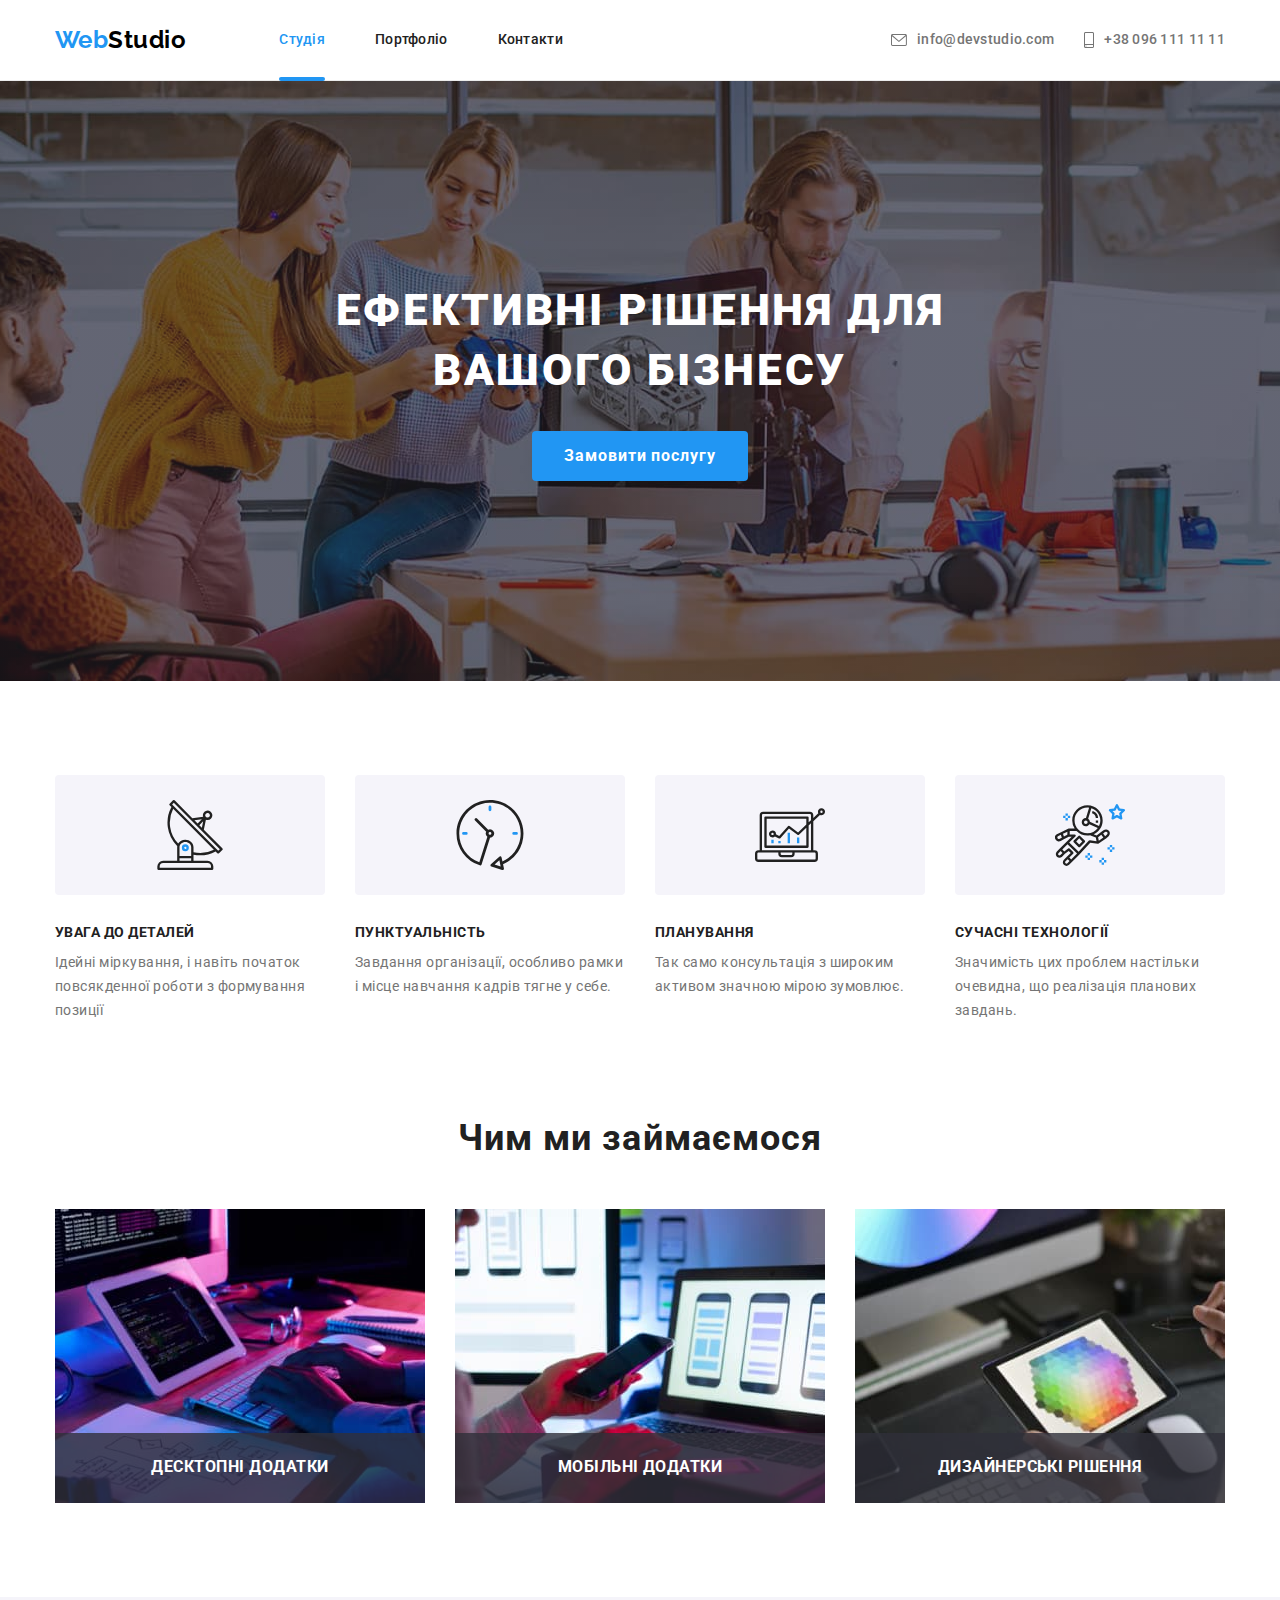
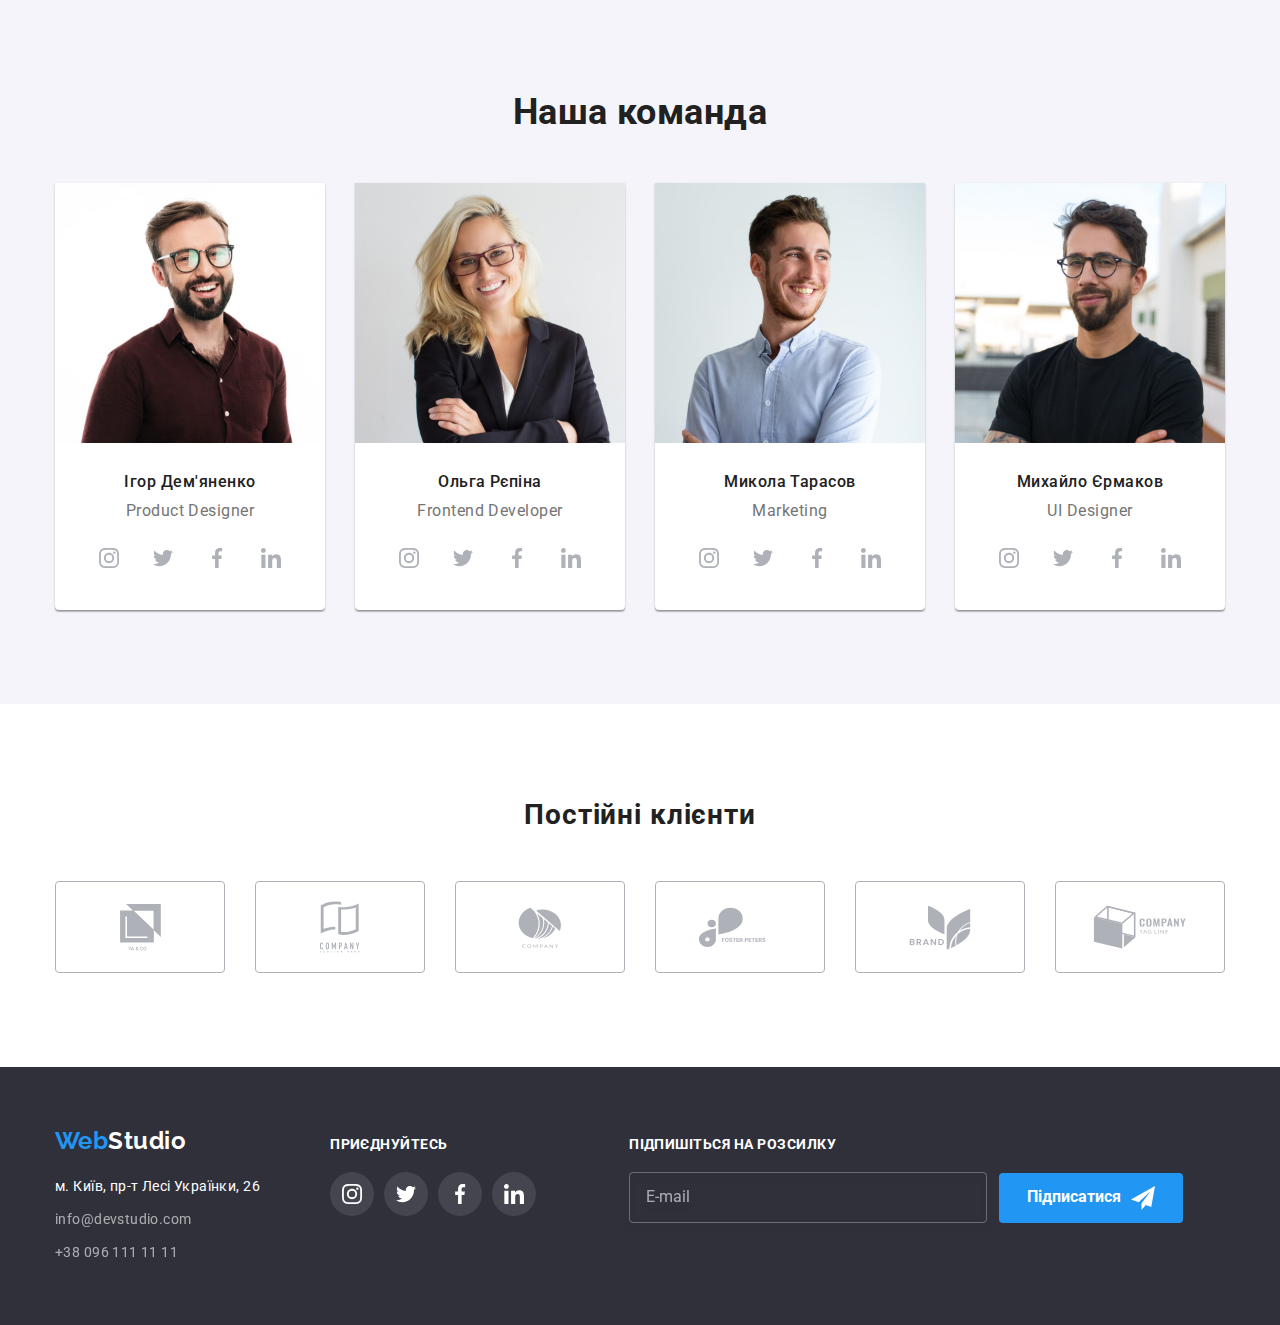
<file: index.html>
<!DOCTYPE html>
<html lang="uk">

<head>
    <meta charset="UTF-8" />
    <meta http-equiv="X-UA-Compatible" content="IE=edge" />
    <meta name="viewport" content="width=device-width, initial-scale=1.0" />
    <title>WebStudio</title>
    <link rel="stylesheet"
        href="https://fonts.googleapis.com/css2?family=Raleway:wght@700&family=Roboto:wght@400;500;700;900&display=swap" />
    <link rel="stylesheet"
        href="https://cdnjs.cloudflare.com/ajax/libs/modern-normalize/1.0.0/modern-normalize.min.css" />
    <link rel="stylesheet" href="./css/main.min.css" />
</head>

<body>
    <header class="header">
        <div class="container">
            <a class="logo link" href="./index.html"><span class="logo__decor">Web</span>Studio</a>
            <button type="button" class="menu-toggle js-open-menu" aria-expanded="false" aria-controls="mobile-menu">
                <svg width="40" height="40" aria-label="Переключатель мобільного меню">
                    <use class="menu-toggle__icon-menu" href="./images/icons.svg#icon-menu"></use>
                </svg>
            </button>
            <div class="menu-container js-menu-container is-open" id="mobile-menu">
                <button class="menu-toggle js-close-menu">
                    <svg width="40" height="40" aria-label="Переключатель мобільного меню">
                        <use class="menu-toggle__icon-close" href="./images/icons.svg#icon-close-btn"></use>
                    </svg></button>
                <nav class="site-nav">
                    <ul class="site-nav__list list">
                        <li class="site-nav__item item">
                            <a class="site-nav__link link site-nav__link--current" href="./index.html">Студія</a>
                        </li>
                        <li class="site-nav__item item">
                            <a class="site-nav__link link" href="./portfolio.html">Портфоліо</a>
                        </li>
                        <li class="site-nav__item item"><a class="site-nav__link link" href="">Контакти</a></li>
                    </ul>
                </nav>
                <ul class="auth-nav list">
                    <li class="auth-nav__item item">
                        <ul class="auth-nav__socials list">
                            <li class="auth-nav__social-item item"><a href="" class="link auth-nav__social-link"
                                    aria-label="Instagram">Instagram</a></li>
                            <li class="auth-nav__social-item item"><a href="" class="link auth-nav__social-link"
                                    aria-label="Twitter">Twitter</a></li>
                            <li class="auth-nav__social-item item"><a href="" class="link auth-nav__social-link"
                                    aria-label="Facebook">Facebook</a></li>
                            <li class="auth-nav__social-item item"><a href="" class="link auth-nav__social-link"
                                    aria-label="LinkedIn">LinkedIn</a></li>
                        </ul>
                    </li>
                    <li class="auth-nav__item item">
                        <a class="auth-nav__link link" href="mailto:info@devstudio.com"><svg class="auth-nav__icon"
                                width="16" height="12">
                                <use href="./images/icons.svg#icon-envelope"></use>
                            </svg>info@devstudio.com</a>
                    </li>
                    <li class="auth-nav__item item">
                        <a class="auth-nav__link link" href="tel:+380961111111"><svg class="auth-nav__icon" width="10"
                                height="16">
                                <use href="./images/icons.svg#icon-smartphone"></use>
                            </svg>+38 096 111 11 11</a>
                    </li>
                </ul>

            </div>
        </div>

    </header>
    <main class="page-main">
        <section class="hero">
            <div class="hero__container container">
                <h1 class="hero__title">
                    Ефективні рішення для<br />
                    вашого бізнесу
                </h1>
                <button data-modal-open class="button hero__button" type="button">
                    Замовити послугу
                </button>
            </div>
        </section>
        <section class="section features">
            <div class="container">
                <h2 class="features__title title--hidden">Наші особливості</h2>
                <ul class="features__list list">
                    <li class="features__item item">
                        <div class="features__thumb">
                            <svg class="features__icon" width="70" height="70">
                                <use href="./images/icons.svg#icon-antenna"></use>
                            </svg>
                        </div>
                        <h3 class="features__title title">Увага до деталей</h3>
                        <p class="features__text">
                            Ідейні міркування, і навіть початок повсякденної роботи з
                            формування позиції
                        </p>
                    </li>
                    <li class="features__item item">
                        <div class="features__thumb">
                            <svg class="features__icon" width="70" height="70">
                                <use href="./images/icons.svg#icon-clock"></use>
                            </svg>
                        </div>
                        <h3 class="features__title title">Пунктуальність</h3>
                        <p class="features__text">
                            Завдання організації, особливо рамки і місце навчання кадрів
                            тягне у себе.
                        </p>
                    </li>
                    <li class="features__item item">
                        <div class="features__thumb">
                            <svg class="features__icon" width="70" height="70">
                                <use href="./images/icons.svg#icon-diagram"></use>
                            </svg>
                        </div>
                        <h3 class="features__title title">Планування</h3>
                        <p class="features__text">
                            Так само консультація з широким активом значною мірою зумовлює.
                        </p>
                    </li>
                    <li class="features__item item">
                        <div class="features__thumb">
                            <svg class="features__icon" width="70" height="70">
                                <use href="./images/icons.svg#icon-astronaut"></use>
                            </svg>
                        </div>
                        <h3 class="features__title title">Сучасні технології</h3>
                        <p class="features__text">
                            Значимість цих проблем настільки очевидна, що реалізація
                            планових завдань.
                        </p>
                    </li>
                </ul>
            </div>
        </section>
        <section class="section activities">
            <div class="container">
                <h2 class="activities__title title">Чим ми займаємося</h2>
                <ul class="activities__list list">
                    <li class="activities__item item">
                        <img class="activities__foto" src="./images/our-activity-1.jpg"
                            alt="Людина програмує за комп'ютером" width="370" height="294" />
                        <p class="activities__text">Десктопні додатки</p>
                    </li>
                    <li class="activities__item item">
                        <img class="activities__foto" src="./images/our-activity-2.jpg"
                            alt="Людина стилізує веб-сторінку" width="370" height="294" />
                        <p class="activities__text">Мобільні додатки</p>
                    </li>
                    <li class="activities__item item">
                        <img class="activities__foto" src="./images/our-activity-3.jpg"
                            alt="Людина підбирає гамму кольрів" width="370" height="294" />
                        <p class="activities__text">Дизайнерські рішення</p>
                    </li>
                </ul>
            </div>
        </section>
        <section class="section team">
            <div class="container">
                <h2 class="team__title title">Наша команда</h2>
                <ul class="team__list list">
                    <li class="item workmate">
                        <img class="workmate__foto" src="./images/our-team-1.jpg" alt="фото Ігор Дем'яненко" width="270"
                            height="260" />
                        <div class="workmate__box">
                            <h3 class="workmate__name">Ігор Дем'яненко</h3>
                            <p class="workmate__position">Product Designer</p>
                            <ul class="list social-networks">
                                <li class="item">
                                    <a href="" class="link social-networks__link" aria-label="Instagram link"
                                        target="_blank" rel="noopener nofollow noreferrer">
                                        <svg class="social-networks__icon" width="20" height="20">
                                            <use href="./images/icons.svg#icon-instagram"></use>
                                        </svg>
                                    </a>
                                </li>
                                <li class="item">
                                    <a href="" class="link social-networks__link" aria-label="Twitter link"
                                        target="_blank" rel="noopener nofollow noreferrer">
                                        <svg class="social-networks__icon" width="20" height="20">
                                            <use href="./images/icons.svg#icon-twitter"></use>
                                        </svg>
                                    </a>
                                </li>
                                <li class="item">
                                    <a href="" class="link social-networks__link" aria-label="Facebook link"
                                        target="_blank" rel="noopener nofollow noreferrer">
                                        <svg class="social-networks__icon" width="20" height="20">
                                            <use href="./images/icons.svg#icon-facebook"></use>
                                        </svg>
                                    </a>
                                </li>
                                <li class="item">
                                    <a href="" class="link social-networks__link" aria-label="LinkedIn link"
                                        target="_blank" rel="noopener nofollow noreferrer">
                                        <svg class="social-networks__icon" width="20" height="20">
                                            <use href="./images/icons.svg#icon-linkedin"></use>
                                        </svg>
                                    </a>
                                </li>
                            </ul>
                        </div>
                    </li>
                    <li class="item workmate">
                        <img class="workmate__foto" src="./images/our-team-2.jpg" alt="фото Ольга Рєпіна" width="270"
                            height="260" />
                        <div class="workmate__box">
                            <h3 class="workmate__name">Ольга Рєпіна</h3>
                            <p class="workmate__position">Frontend Developer</p>
                            <ul class="list social-networks">
                                <li class="item">
                                    <a href="" class="link social-networks__link" aria-label="Instagram link"
                                        target="_blank" rel="noopener nofollow noreferrer">
                                        <svg class="social-networks__icon" width="20" height="20">
                                            <use href="./images/icons.svg#icon-instagram"></use>
                                        </svg>
                                    </a>
                                </li>
                                <li class="item">
                                    <a href="" class="link social-networks__link" aria-label="Twitter link"
                                        target="_blank" rel="noopener nofollow noreferrer">
                                        <svg class="social-networks__icon" width="20" height="20">
                                            <use href="./images/icons.svg#icon-twitter"></use>
                                        </svg>
                                    </a>
                                </li>
                                <li class="item">
                                    <a href="" class="link social-networks__link" aria-label="Facebook link"
                                        target="_blank" rel="noopener nofollow noreferrer">
                                        <svg class="social-networks__icon" width="20" height="20">
                                            <use href="./images/icons.svg#icon-facebook"></use>
                                        </svg>
                                    </a>
                                </li>
                                <li class="item">
                                    <a href="" class="link social-networks__link" aria-label="LinkedIn link"
                                        target="_blank" rel="noopener nofollow noreferrer">
                                        <svg class="social-networks__icon" width="20" height="20">
                                            <use href="./images/icons.svg#icon-linkedin"></use>
                                        </svg>
                                    </a>
                                </li>
                            </ul>
                        </div>
                    </li>
                    <li class="item workmate">
                        <img class="workmate__foto" src="./images/our-team-3.jpg" alt="фото Микола Тарасов" width="270"
                            height="260" />
                        <div class="workmate__box">
                            <h3 class="workmate__name">Микола Тарасов</h3>
                            <p class="workmate__position">Marketing</p>
                            <ul class="list social-networks">
                                <li class="item">
                                    <a href="" class="link social-networks__link" aria-label="Instagram link"
                                        target="_blank" rel="noopener nofollow noreferrer">
                                        <svg class="social-networks__icon" width="20" height="20">
                                            <use href="./images/icons.svg#icon-instagram"></use>
                                        </svg>
                                    </a>
                                </li>
                                <li class="item">
                                    <a href="" class="link social-networks__link" aria-label="Twitter link"
                                        target="_blank" rel="noopener nofollow noreferrer">
                                        <svg class="social-networks__icon" width="20" height="20">
                                            <use href="./images/icons.svg#icon-twitter"></use>
                                        </svg>
                                    </a>
                                </li>
                                <li class="item">
                                    <a href="" class="link social-networks__link" aria-label="Facebook link"
                                        target="_blank" rel="noopener nofollow noreferrer">
                                        <svg class="social-networks__icon" width="20" height="20">
                                            <use href="./images/icons.svg#icon-facebook"></use>
                                        </svg>
                                    </a>
                                </li>
                                <li class="item">
                                    <a href="" class="link social-networks__link" aria-label="LinkedIn link"
                                        target="_blank" rel="noopener nofollow noreferrer">
                                        <svg class="social-networks__icon" width="20" height="20">
                                            <use href="./images/icons.svg#icon-linkedin"></use>
                                        </svg>
                                    </a>
                                </li>
                            </ul>
                        </div>
                    </li>
                    <li class="item workmate">
                        <img class="workmate__foto" src="./images/our-team-4.jpg" alt="фото Михайло Єрмаков" width="270"
                            height="260" />
                        <div class="workmate__box">
                            <h3 class="workmate__name">Михайло Єрмаков</h3>
                            <p class="workmate__position">UI Designer</p>
                            <ul class="list social-networks">
                                <li class="item">
                                    <a href="" class="link social-networks__link" aria-label="Instagram link"
                                        target="_blank" rel="noopener nofollow noreferrer">
                                        <svg class="social-networks__icon" width="20" height="20">
                                            <use href="./images/icons.svg#icon-instagram"></use>
                                        </svg>
                                    </a>
                                </li>
                                <li class="item">
                                    <a href="" class="link social-networks__link" aria-label="Twitter link"
                                        target="_blank" rel="noopener nofollow noreferrer">
                                        <svg class="social-networks__icon" width="20" height="20">
                                            <use href="./images/icons.svg#icon-twitter"></use>
                                        </svg>
                                    </a>
                                </li>
                                <li class="item">
                                    <a href="" class="link social-networks__link" aria-label="Facebook link"
                                        target="_blank" rel="noopener nofollow noreferrer">
                                        <svg class="social-networks__icon" width="20" height="20">
                                            <use href="./images/icons.svg#icon-facebook"></use>
                                        </svg>
                                    </a>
                                </li>
                                <li class="item">
                                    <a href="" class="link social-networks__link" aria-label="LinkedIn link"
                                        target="_blank" rel="noopener nofollow noreferrer">
                                        <svg class="social-networks__icon" width="20" height="20">
                                            <use href="./images/icons.svg#icon-linkedin"></use>
                                        </svg>
                                    </a>
                                </li>
                            </ul>
                        </div>
                    </li>
                </ul>
            </div>
        </section>
        <section class="section clients">
            <div class="container">
                <h2 class="clients__title title">Постійні клієнти</h2>
                <ul class="clients__list list">
                    <li class="clients__item item">
                        <a href="" class="link clients__link" target="_blank" rel="noopener nofollow noreferrer">
                            <svg class="clients__logo" width="41" height="46.7">
                                <use href="./images/icons.svg#icon-company-1"></use>
                            </svg>
                        </a>
                    </li>
                    <li class="clients__item item">
                        <a href="" class="link clients__link" target="_blank" rel="noopener nofollow noreferrer">
                            <svg class="clients__logo" width="40" height="52">
                                <use href="./images/icons.svg#icon-company-2"></use>
                            </svg>
                        </a>
                    </li>
                    <li class="clients__item item">
                        <a href="" class="link clients__link" target="_blank" rel="noopener nofollow noreferrer">
                            <svg class="clients__logo" width="43.46" height="41.18">
                                <use href="./images/icons.svg#icon-company-3"></use>
                            </svg>
                        </a>
                    </li>
                    <li class="clients__item item">
                        <a href="" class="link clients__link" target="_blank" rel="noopener nofollow noreferrer">
                            <svg class="clients__logo" width="84.44" height="40.62">
                                <use href="./images/icons.svg#icon-company-4"></use>
                            </svg>
                        </a>
                    </li>
                    <li class="clients__item item">
                        <a href="" class="link clients__link" target="_blank" rel="noopener nofollow noreferrer">
                            <svg class="clients__logo" width="62.54" height="45.43">
                                <use href="./images/icons.svg#icon-company-5"></use>
                            </svg>
                        </a>
                    </li>
                    <li class="clients__item item">
                        <a href="" class="link clients__link" target="_blank" rel="noopener nofollow noreferrer">
                            <svg class="clients__logo" width="93.79" height="43.93">
                                <use href="./images/icons.svg#icon-company-6"></use>
                            </svg>
                        </a>
                    </li>
                </ul>
            </div>
        </section>
    </main>
    <footer class="footer">
        <div class="container">
            <div class="auth-nav">
                <a class="logo link" href="./index.html"><span class="logo__decor">Web</span>Studio</a>
                <address class="contact">
                    <a class="link contact__address" href="">м. Київ, пр-т Лесі Українки, 26</a>
                    <a class="link contact__mail" href="mailto:info@devstudio.com">info@devstudio.com</a>
                    <a class="link contact__tel" href="tel:+380961111111">+38 096 111 11 11</a>
                </address>
            </div>
            <div class="join">
                <b class="join-call">приєднуйтесь</b>
                <ul class="list social-networks">
                    <li class="item">
                        <a href="" class="link social-networks__link" aria-label="Instagram link" target="_blank"
                            rel="noopener nofollow noreferrer">
                            <svg class="social-networks__icon" width="20" height="20">
                                <use href="./images/icons.svg#icon-instagram"></use>
                            </svg>
                        </a>
                    </li>
                    <li class="item">
                        <a href="" class="link social-networks__link" aria-label="Twitter link" target="_blank"
                            rel="noopener nofollow noreferrer">
                            <svg class="social-networks__icon" width="20" height="20">
                                <use href="./images/icons.svg#icon-twitter"></use>
                            </svg>
                        </a>
                    </li>
                    <li class="item">
                        <a href="" class="link social-networks__link" aria-label="Facebook link" target="_blank"
                            rel="noopener nofollow noreferrer">
                            <svg class="social-networks__icon" width="20" height="20">
                                <use href="./images/icons.svg#icon-facebook"></use>
                            </svg>
                        </a>
                    </li>
                    <li class="item">
                        <a href="" class="link social-networks__link" aria-label="LinkedIn link" target="_blank"
                            rel="noopener nofollow noreferrer">
                            <svg class="social-networks__icon" width="20" height="20">
                                <use href="./images/icons.svg#icon-linkedin"></use>
                            </svg>
                        </a>
                    </li>
                </ul>
            </div>
            <div class="subscribe">
                <form class="subscribe__form">
                    <label class="subscribe__label" for="email">Підпишіться на розсилку</label>
                    <div class="subscribe__box">
                        <input class="subscribe__input" type="email" id="email" name="user-email"
                            placeholder="E-mail" />
                        <button type="submit" class="button subscribe__button">Підписатися <svg class="subscribe__icon"
                                width="24" height="24">
                                <use href="./images/icons.svg#icon-send" />
                            </svg></button>
                    </div>
                </form>
            </div>
        </div>
    </footer>
    <div data-modal class="backdrop is-hidden">
        <div class="modal">
            <button data-modal-close type="button" class="close-button">
                <svg width="18" height="18">
                    <use href="./images/icons.svg#icon-close-btn"></use>
                </svg>
            </button>
            <form class="modal__form">
                <p class="modal__header">Залиште свої дані, ми вам передзвонимо</p>
                <div class="modal__box">
                    <label for="username" class="modal__label">Ім'я</label>
                    <input type="text" id="username" class="modal__input" name="username" autofocus
                        autocomplete="off" />
                    <svg class="modal__icon" width="18" height="18">
                        <use href="./images/icons.svg#icon-person" />
                    </svg>
                </div>
                <div class="modal__box">
                    <label class="modal__label" for="phone-number">Телефон</label>
                    <input type="tel" id="phone-number" class="modal__input" name="user-phone-number"
                        autocomplete="off" />
                    <svg class="modal__icon" width="18" height="18">
                        <use href="./images/icons.svg#icon-phone-modal" />
                    </svg>
                </div>
                <div class="modal__box">
                    <label class="modal__label" for="user-email">Пошта</label>
                    <input type="email" id="user-email" class="modal__input" name="user-email" autocomplete="off" />
                    <svg class="modal__icon" width="18" height="18">
                        <use href="./images/icons.svg#icon-email-modal" />
                    </svg>
                </div>
                <div class="modal__box">
                    <label class="modal__label" for="comment">Коментар</label>
                    <textarea id="comment" rows="7" class="modal__textarea" name="user-comment"
                        placeholder="Введіть текст"></textarea>
                </div>
                <div class="modal__agree">
                    <label class="modal__label"><input type="checkbox" class="modal__input checkbox hidden"
                            name="user-agree" /><span class="modal__icon"><svg width="13" height="10">
                                <use href="./images/icons.svg#icon-check" />
                            </svg></span>Погоджуюся з розсилкою та приймаю
                        <a href="" target="_blank" class="agreement" rel="noopener nofollow noreferrer">Умови
                            договору</a></label>
                </div>
                <button type="submit" class="button modal__button">Відправити</button>
            </form>
        </div>
    </div>
    <script src="./js/modal.js"></script>
    <script src="./js/mobile-menu.js"></script>
</body>

</html>
</file>
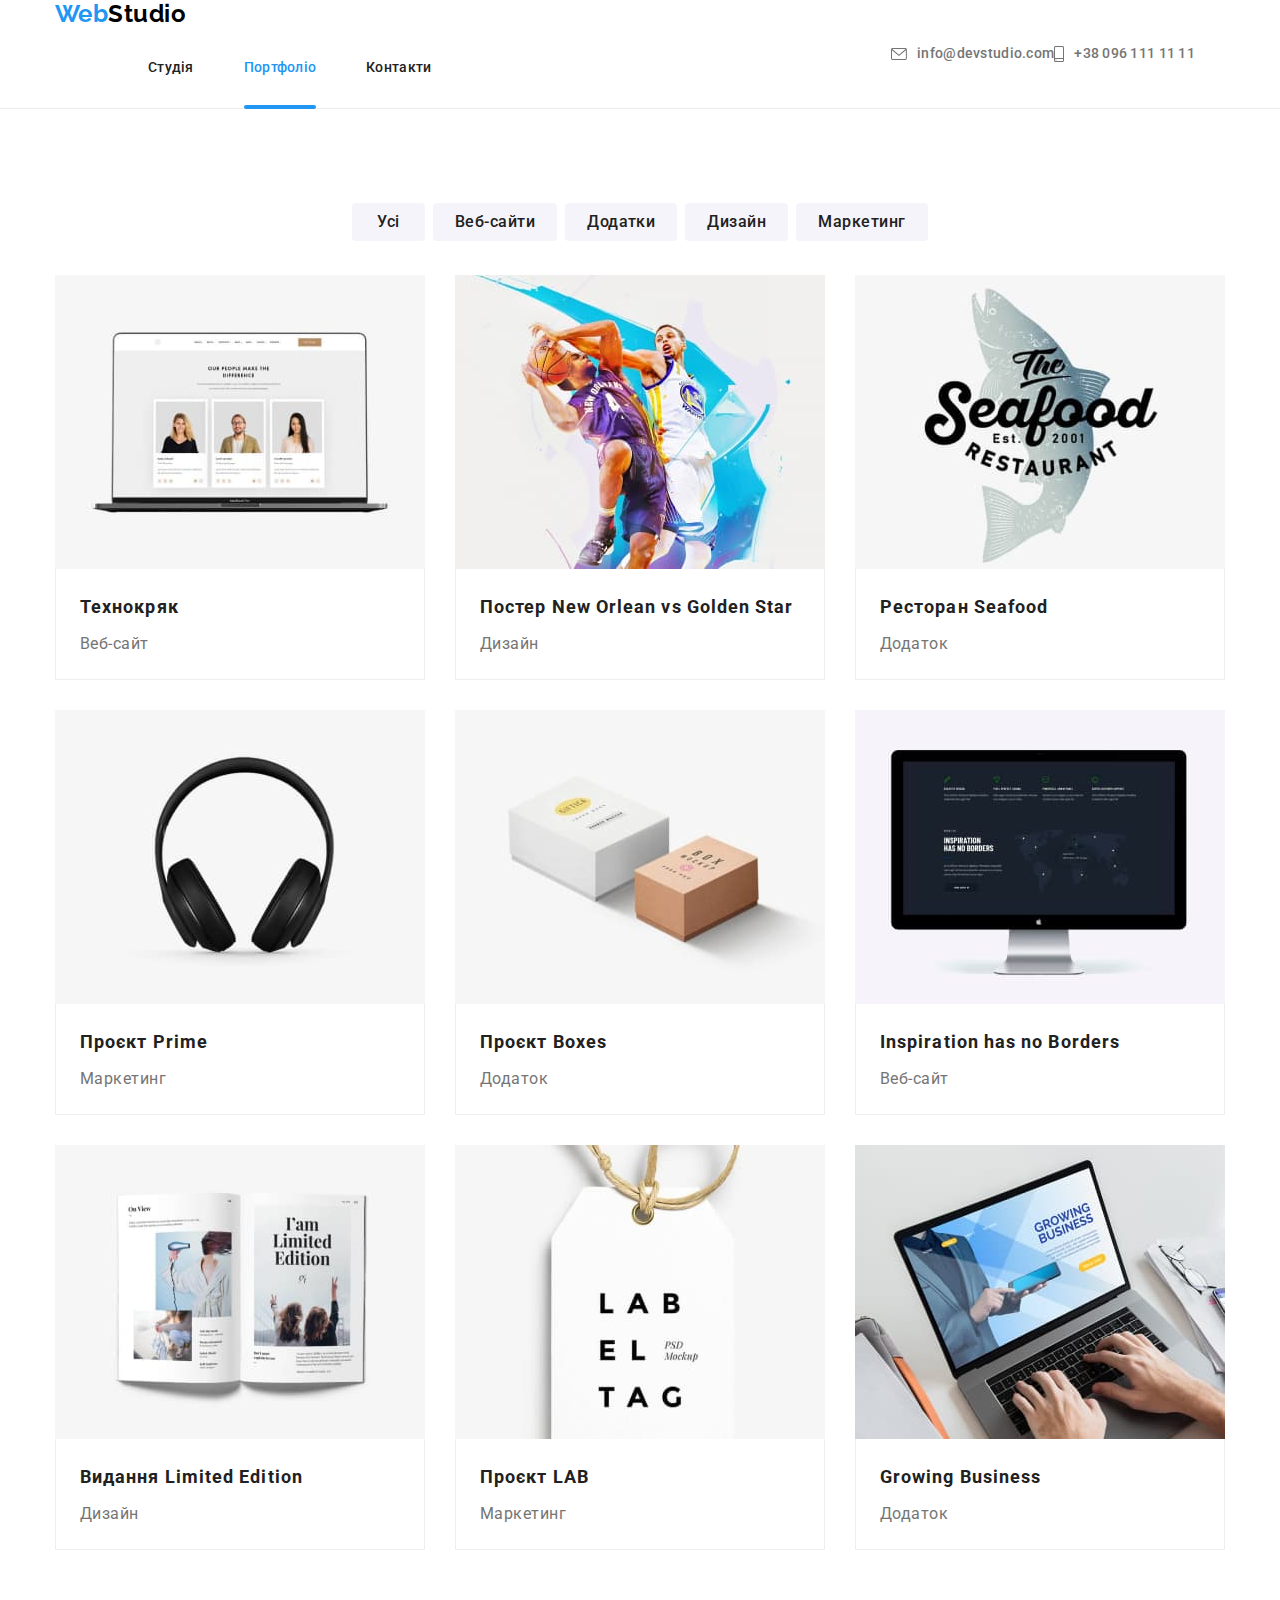
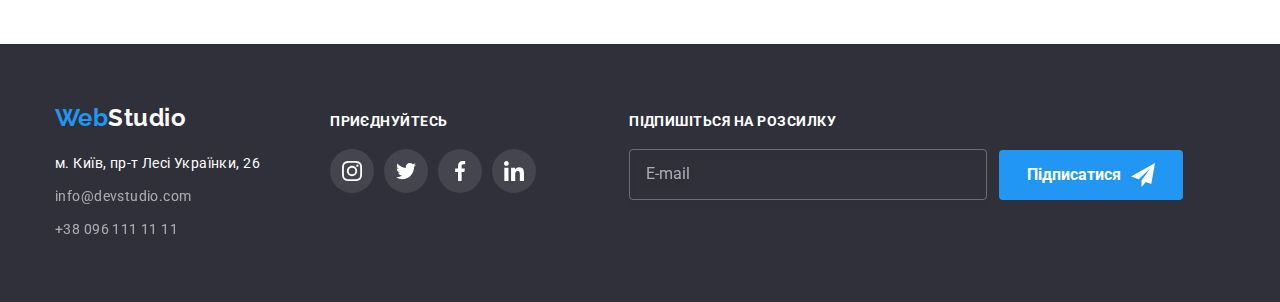
<file: portfolio.html>
<!DOCTYPE html>
<html lang="uk">

<head>
    <meta charset="UTF-8" />
    <meta http-equiv="X-UA-Compatible" content="IE=edge" />
    <meta name="viewport" content="width=device-width, initial-scale=1.0" />
    <title>WebStudio</title>
    <link rel="stylesheet"
        href="https://fonts.googleapis.com/css2?family=Raleway:wght@700&family=Roboto:wght@400;500;700;900&display=swap" />
    <link rel="stylesheet"
        href="https://cdnjs.cloudflare.com/ajax/libs/modern-normalize/1.0.0/modern-normalize.min.css" />
    <link rel="stylesheet" href="./css/main.min.css" />
</head>

<body>
    <header class="header">
        <div class="container">
            <nav class="site-nav">
                <a class="logo link" href="./index.html"><span class="logo__decor">Web</span>Studio</a>
                <ul class="site-nav__list list">
                    <li class="site-nav__item item">
                        <a class="site-nav__link link" href="./index.html">Студія</a>
                    </li>
                    <li class="site-nav__item item">
                        <a class="site-nav__link link site-nav__link--current" href="./portfolio.html">Портфоліо</a>
                    </li>
                    <li class="site-nav__item item"><a class="site-nav__link link" href="">Контакти</a></li>
                </ul>
            </nav>
            <ul class="auth-nav list">
                <li class="auth-nav__item item">
                    <a class="auth-nav__link link" href="mailto:info@devstudio.com"><svg class="auth-nav__icon"
                            width="16" height="12">
                            <use href="./images/icons.svg#icon-envelope"></use>
                        </svg>info@devstudio.com</a>
                </li>
                <li class="auth-nav__item item">
                    <a class="auth-nav__link link" href="tel:+380961111111"><svg class="auth-nav__icon" width="10"
                            height="16">
                            <use href="./images/icons.svg#icon-smartphone"></use>
                        </svg>+38 096 111 11 11</a>
                </li>
            </ul>
        </div>
    </header>
    <main class="portfolio">
        <div class="container">
            <section class="projects section">
                <h1 class="projects__title title--hidden">Перелік робіт</h1>
                <h2 class="filter__title title--hidden">Фільтр робіт</h2>
                <ul class="filter list">
                    <li class="filter__item item"><button class="filter__button button" type="button">Усі</button></li>
                    <li class="filter__item item"><button class="filter__button button" type="button">Веб-сайти</button>
                    </li>
                    <li class="filter__item item"><button class="filter__button button" type="button">Додатки</button>
                    </li>
                    <li class="filter__item item"><button class="filter__button button" type="button">Дизайн</button>
                    </li>
                    <li class="filter__item item"><button class="filter__button button" type="button">Маркетинг</button>
                    </li>
                </ul>
                <ul class="list projects__list">
                    <li class="project item">
                        <a class="project__link link" href="">
                            <div class="project__thumb">
                                <img class="project__foto" src="./images/our-work-1.jpg"
                                    alt="Фото працівників компанії Технокряк" width="370" height="294">
                                <p class="project__description">Ресурс пропонує комплексні пропозиції з різним рівнем
                                    функціоналу та
                                    сервісів. Все це дозволить відвідувачу отримати
                                    вичерпні відомості про компанію чи приватну особу.</p>
                            </div>
                            <div class="project__box">
                                <h3 class="project__title">Технокряк</h3>
                                <p class="project__text">Веб-сайт</p>
                            </div>
                        </a>
                    </li>
                    <li class="project item">
                        <a class="project__link link" href="">
                            <div class="project__thumb">
                                <img class="project__foto" src="./images/our-work-2.jpg"
                                    alt="Двоє чоловіків грають в баскетбол" width="370" height="294">
                                <p class="project__description">Ресурс пропонує комплексні пропозиції з різним рівнем
                                    функціоналу та
                                    сервісів. Все це дозволить відвідувачу отримати
                                    вичерпні відомості про компанію чи приватну особу.</p>
                            </div>
                            <div class="project__box">
                                <h3 class="project__title">Постер New Orlean vs Golden Star</h3>
                                <p class="project__text">Дизайн</p>
                            </div>
                        </a>
                    </li>
                    <li class="project item">
                        <a class="project__link link" href="">
                            <div class="project__thumb">
                                <img class="project__foto" src="./images/our-work-3.jpg"
                                    alt="Логотип ресторану у вигляді рибини" width="370" height="294">
                                <p class="project__description">Ресурс пропонує комплексні пропозиції з різним рівнем
                                    функціоналу та
                                    сервісів. Все це дозволить відвідувачу отримати
                                    вичерпні відомості про компанію чи приватну особу.</p>
                            </div>
                            <div class="project__box">
                                <h3 class="project__title">Ресторан Seafood</h3>
                                <p class="project__text">Додаток</p>
                            </div>
                        </a>
                    </li>
                    <li class="project item">
                        <a class="project__link link" href="">
                            <div class="project__thumb">
                                <img class="project__foto" src="./images/our-work-4.jpg" alt="Чорні навушники"
                                    width="370" height="294">
                                <p class="project__description">Ресурс пропонує комплексні пропозиції з різним рівнем
                                    функціоналу та
                                    сервісів. Все це дозволить відвідувачу отримати
                                    вичерпні відомості про компанію чи приватну особу.</p>
                            </div>
                            <div class="project__box">
                                <h3 class="project__title">Проєкт Prime</h3>
                                <p class="project__text">Маркетинг</p>
                            </div>
                        </a>
                    </li>
                    <li class="project item">
                        <a class="project__link link" href="">
                            <div class="project__thumb">
                                <img class="project__foto" src="./images/our-work-5.jpg"
                                    alt="Дві коробки, біла і коричнева" width="370" height="294">
                                <p class="project__description">Ресурс пропонує комплексні пропозиції з різним рівнем
                                    функціоналу та
                                    сервісів. Все це дозволить відвідувачу отримати
                                    вичерпні відомості про компанію чи приватну особу.</p>
                            </div>
                            <div class="project__box">
                                <h3 class="project__title">Проєкт Boxes</h3>
                                <p class="project__text">Додаток</p>
                            </div>
                        </a>
                    </li>
                    <li class="project item">
                        <a class="project__link link" href="">
                            <div class="project__thumb">
                                <img class="project__foto" src="./images/our-work-6.jpg" alt="Дисплей комп'ютера"
                                    width="370" height="294">
                                <p class="project__description">Ресурс пропонує комплексні пропозиції з різним рівнем
                                    функціоналу та
                                    сервісів. Все це дозволить відвідувачу отримати
                                    вичерпні відомості про компанію чи приватну особу.</p>
                            </div>
                            <div class="project__box">
                                <h3 class="project__title">Inspiration has no Borders</h3>
                                <p class="project__text">Веб-сайт</p>
                            </div>
                        </a>
                    </li>
                    <li class="project item">
                        <a class="project__link link" href="">
                            <div class="project__thumb">
                                <img class="project__foto" src="./images/our-work-7.jpg" alt="Розгорнутий журнал"
                                    width="370" height="294">
                                <p class="project__description">Ресурс пропонує комплексні пропозиції з різним рівнем
                                    функціоналу та
                                    сервісів. Все це дозволить відвідувачу отримати
                                    вичерпні відомості про компанію чи приватну особу.</p>
                            </div>
                            <div class="project__box">
                                <h3 class="project__title">Видання Limited Edition</h3>
                                <p class="project__text">Дизайн</p>
                            </div>
                        </a>
                    </li>
                    <li class="project item">
                        <a class="project__link link" href="">
                            <div class="project__thumb">
                                <img class="project__foto" src="./images/our-work-8.jpg" alt="Біла візитка" width="370"
                                    height="294">
                                <p class="project__description">Ресурс пропонує комплексні пропозиції з різним рівнем
                                    функціоналу та
                                    сервісів. Все це дозволить відвідувачу отримати
                                    вичерпні відомості про компанію чи приватну особу.</p>
                            </div>
                            <div class="project__box">
                                <h3 class="project__title">Проєкт LAB</h3>
                                <p class="project__text">Маркетинг</p>
                            </div>
                        </a>
                    </li>
                    <li class="project item">
                        <a class="project__link link" href="">
                            <div class="project__thumb">
                                <img class="project__foto" src="./images/our-work-9.jpg"
                                    alt="Людина працює за ноутбуком" width="370" height="294">
                                <p class="project__description">Ресурс пропонує комплексні пропозиції з різним рівнем
                                    функціоналу та
                                    сервісів. Все це дозволить відвідувачу отримати
                                    вичерпні відомості про компанію чи приватну особу.</p>
                            </div>
                            <div class="project__box">
                                <h3 class="project__title">Growing Business</h3>
                                <p class="project__text">Додаток</p>
                            </div>
                        </a>
                    </li>
                </ul>
            </section>
        </div>
    </main>
    <footer class="footer">
        <div class="container">
            <div class="auth-nav">
                <a class="logo link" href="./index.html"><span class="logo__decor">Web</span>Studio</a>
                <address class="contact">
                    <a class="link contact__address" href="">м. Київ, пр-т Лесі Українки, 26</a>
                    <a class="link contact__mail" href="mailto:info@devstudio.com">info@devstudio.com</a>
                    <a class="link contact__tel" href="tel:+380961111111">+38 096 111 11 11</a>
                </address>
            </div>
            <div class="join">
                <b class="join-call">приєднуйтесь</b>
                <ul class="list social-networks">
                    <li class="item">
                        <a href="" class="link social-networks__link" aria-label="Instagram link" target="_blank"
                            rel="noopener nofollow noreferrer">
                            <svg class="social-networks__icon" width="20" height="20">
                                <use href="./images/icons.svg#icon-instagram"></use>
                            </svg>
                        </a>
                    </li>
                    <li class="item">
                        <a href="" class="link social-networks__link" aria-label="Twitter link" target="_blank"
                            rel="noopener nofollow noreferrer">
                            <svg class="social-networks__icon" width="20" height="20">
                                <use href="./images/icons.svg#icon-twitter"></use>
                            </svg>
                        </a>
                    </li>
                    <li class="item">
                        <a href="" class="link social-networks__link" aria-label="Facebook link" target="_blank"
                            rel="noopener nofollow noreferrer">
                            <svg class="social-networks__icon" width="20" height="20">
                                <use href="./images/icons.svg#icon-facebook"></use>
                            </svg>
                        </a>
                    </li>
                    <li class="item">
                        <a href="" class="link social-networks__link" aria-label="LinkedIn link" target="_blank"
                            rel="noopener nofollow noreferrer">
                            <svg class="social-networks__icon" width="20" height="20">
                                <use href="./images/icons.svg#icon-linkedin"></use>
                            </svg>
                        </a>
                    </li>
                </ul>
            </div>
            <div class="subscribe">
                <form class="subscribe__form">
                    <label class="subscribe__label" for="email">Підпишіться на розсилку</label>
                    <div class="subscribe__box">
                        <input class="subscribe__input" type="email" id="email" name="user-email"
                            placeholder="E-mail" />
                        <button type="submit" class="button subscribe__button">Підписатися <svg class="subscribe__icon"
                                width="24" height="24">
                                <use href="./images/icons.svg#icon-send" />
                            </svg></button>
                    </div>
                </form>
            </div>
        </div>
    </footer>

</body>

</html>
</file>
<file: css/main.min.css>
body{color:#212121;font-family:Roboto,sans-serif;font-weight:400;letter-spacing:.03em;margin-right:auto;margin-left:auto}body.modal-open{overflow:hidden}.no-scroll{overflow:hidden}h1,h2,h3,h4,h5,h6,p{margin:0}.list{padding:0;margin:0;list-style:none}.item{padding:0;margin:0}.link{margin:0;padding:0;text-decoration:none;font-style:normal;color:inherit}.container{width:100%;margin-left:auto;margin-right:auto;padding-right:15px;padding-left:15px}@media screen and (min-width: 480px){.container{width:480px}}@media screen and (min-width: 768px){.container{width:768px}}@media screen and (min-width: 1200px){.container{width:1200px}}.section{padding-top:60px;padding-bottom:60px}@media screen and (min-width: 1200px){.section{padding-top:94px;padding-bottom:94px}}.title{text-align:center}.title--hidden{position:absolute;width:1px;height:1px;margin:-1px;border:0;padding:0;clip:rect(0 0 0 0);overflow:hidden}.button{border-radius:4px;text-align:center;border:none;cursor:pointer;color:#212121;background-color:#f5f4fa;font-family:inherit;text-decoration:none}.logo{display:inline-block;color:#000;text-decoration:none;font-family:Raleway,sans-serif;font-weight:700;font-size:24px;line-height:1.17}.logo__decor{color:#2196f3}.footer .logo{margin-bottom:20px;color:#fff}.header{background-color:#fff;border-bottom:1px solid #ececec}.header .container{position:relative;display:flex;align-items:center}@media screen and (max-width: 767px){.header .container{padding-top:16px;padding-bottom:16px}}.site-nav__list{display:flex;align-items:start;flex-direction:column;gap:16px}@media screen and (min-width: 480px){.site-nav__list{gap:32px}}@media screen and (min-width: 768px){.site-nav__list{gap:50px;margin-left:88px;flex-direction:row}}@media screen and (min-width: 1200px){.site-nav__list{margin-left:93px}}.site-nav__list .link:hover,.site-nav__list .link:focus{color:#2196f3}.site-nav__link{display:block;font-weight:500;font-size:30px;letter-spacing:.02em;line-height:1.18;color:inherit;text-decoration:none;transition:color 250ms cubic-bezier(0.4, 0, 0.2, 1)}@media screen and (min-width: 768px){.site-nav__link{font-size:40px}}@media screen and (min-width: 768px){.site-nav__link{padding:32px 0px;font-size:14px;line-height:1.14}}.site-nav__link--current{position:relative;color:#2196f3}@media screen and (min-width: 768px){.site-nav__link--current::after{position:absolute;bottom:-1px;display:block;content:"";width:100%;height:4px;border-radius:2px;background-color:#2196f3}}.auth-nav{display:flex;align-items:start;justify-content:start;flex-direction:column-reverse;gap:16px}@media screen and (min-width: 480px){.auth-nav{gap:32px}}@media screen and (min-width: 768px){.auth-nav{margin-left:auto;justify-content:center;gap:0px;flex-direction:column}}@media screen and (min-width: 1200px){.auth-nav{align-items:center;flex-direction:row}}@media screen and (min-width: 768px){.auth-nav__item:nth-child(2){margin-bottom:10px}}@media screen and (min-width: 1200px){.auth-nav__item:nth-child(2){margin-bottom:0px;margin-right:30px}}@media screen and (max-width: 767px){.auth-nav__item:nth-child(3){font-size:24px;line-height:1.18;color:#2196f3}}@media screen and (max-width: 767px)and (min-width: 480px){.auth-nav__item:nth-child(3){font-size:34px}}@media screen and (max-width: 767px){.auth-nav__item:nth-child(2){font-size:18px;line-height:1.17;color:#757575}}@media screen and (max-width: 767px)and (min-width: 480px){.auth-nav__item:nth-child(2){font-size:24px}}@media screen and (max-width: 767px){.auth-nav__item:nth-child(1){font-style:normal;font-weight:500;font-size:14px;line-height:1.22;letter-spacing:.02em;color:#2196f3;margin-top:16px}}@media screen and (max-width: 767px)and (min-width: 480px){.auth-nav__item:nth-child(1){font-size:18px}}@media screen and (max-width: 767px)and (min-width: 480px){.auth-nav__item:nth-child(1){margin-top:32px}}.auth-nav__link{display:flex;align-items:center;justify-content:center;gap:32px;text-decoration:none;font-weight:500;letter-spacing:.02em;text-align:start;transition:color 250ms cubic-bezier(0.4, 0, 0.2, 1)}@media screen and (min-width: 768px){.auth-nav__link{color:#757575;gap:8px;font-size:14px;line-height:1.14}}@media screen and (min-width: 1200px){.auth-nav__link{padding:32px 0px;gap:10px}}.auth-nav__link:hover,.auth-nav__link:focus{color:#2196f3}.auth-nav__icon{display:none;fill:currentColor}@media screen and (min-width: 768px){.auth-nav__icon{display:inline-block}}.auth-nav__socials{padding:0;display:flex;flex-wrap:wrap;gap:10px}@media screen and (min-width: 768px){.auth-nav__socials{position:absolute;width:1px;height:1px;margin:-1px;border:0;padding:0;clip:rect(0 0 0 0);overflow:hidden;display:none}}@media screen and (min-width: 480px){.auth-nav__socials{gap:20px}}.auth-nav__social-item{position:relative;display:inline-block}@media screen and (min-width: 768px){.auth-nav__social-item{position:absolute;width:1px;height:1px;margin:-1px;border:0;padding:0;clip:rect(0 0 0 0);overflow:hidden}}.auth-nav__social-item:not(:last-child)::after{content:"";padding:0;position:absolute;height:100%;width:2px;background-color:rgba(33,33,33,.2);right:-10px}.menu-container{position:absolute;z-index:2;top:0;left:0;width:100%;max-width:100%;padding:36px 30px;background-color:#fff;display:flex;flex-direction:column;justify-content:space-between;transform-origin:top right;transform:scale(1);transition:transform 250ms cubic-bezier(0.4, 0, 0.2, 1)}@media(max-width: 767px){.menu-container{height:100vh}}@media(min-width: 480px){.menu-container{padding:48px 40px}}@media(min-width: 768px){.menu-container{position:relative;padding:0px;flex-direction:row}}@media(max-width: 767px){.menu-container.is-open{transform:scale(0)}}.menu-toggle{position:absolute;z-index:3;top:10px;right:15px;display:inline-flex;align-items:center;justify-content:center;margin:0;padding:0;background-color:rgba(0,0,0,0);border:none;border-radius:50%;outline:none;fill:#212121}.menu-toggle:hover{fill:#2196f3;cursor:pointer}@media(min-width: 768px){.menu-toggle{display:none}}.menu-toggle__icon-close{display:none}.menu-toggle.is-open .menu-toggle__icon-close{display:block}.menu-toggle.is-open .menu-toggle__icon-menu{display:none}.hero{background-color:#2f303a;background-image:linear-gradient(to right, rgba(47, 48, 58, 0.4), rgba(47, 48, 58, 0.4)),url("../images/hero-bg-mob.jpg");background-position:center;background-size:cover;background-repeat:no-repeat;max-width:100%;margin-left:auto;margin-right:auto}@media(min-device-pixel-ratio: 2),(-webkit-min-device-pixel-ratio: 2),(min-resolution: 192dpi),(min-resolution: 2dppx){.hero{background-image:linear-gradient(to right, rgba(47, 48, 58, 0.4), rgba(47, 48, 58, 0.4)),url("../images/hero-bg-mob-2x.jpg")}}@media screen and (min-width: 768px){.hero{background-image:linear-gradient(to right, rgba(47, 48, 58, 0.4), rgba(47, 48, 58, 0.4)),url("../images/hero-bg-tab.jpg")}}@media screen and (min-width: 768px)and (min-device-pixel-ratio: 2),screen and (min-width: 768px)and (-webkit-min-device-pixel-ratio: 2),screen and (min-width: 768px)and (min-resolution: 192dpi),screen and (min-width: 768px)and (min-resolution: 2dppx){.hero{background-image:linear-gradient(to right, rgba(47, 48, 58, 0.4), rgba(47, 48, 58, 0.4)),url("../images/hero-bg-tab-2x.jpg")}}@media screen and (min-width: 1200px){.hero{background-image:linear-gradient(to right, rgba(47, 48, 58, 0.4), rgba(47, 48, 58, 0.4)),url("../images/hero-bg-desk.jpg")}}@media screen and (min-width: 1200px)and (min-device-pixel-ratio: 2),screen and (min-width: 1200px)and (-webkit-min-device-pixel-ratio: 2),screen and (min-width: 1200px)and (min-resolution: 192dpi),screen and (min-width: 1200px)and (min-resolution: 2dppx){.hero{background-image:linear-gradient(to right, rgba(47, 48, 58, 0.4), rgba(47, 48, 58, 0.4)),url("../images/hero-bg-desk-2x.jpg")}}@media screen and (min-width: 480px){.hero{max-width:480px}}@media screen and (min-width: 768px){.hero{max-width:768px}}@media screen and (min-width: 1200px){.hero{max-width:1600px}}.hero__container{display:flex;justify-content:center;align-items:center;text-align:center;flex-direction:column;gap:30px;padding:118px 0px;width:100%}@media screen and (min-width: 480px){.hero__container{width:480px}}@media screen and (min-width: 768px){.hero__container{width:768px}}@media screen and (min-width: 1200px){.hero__container{padding:200px 0px;width:1200px}}.hero__title{display:block;color:#fff;font-weight:900;letter-spacing:.06em;text-transform:uppercase}@media screen and (min-width: 480px){.hero__title{font-size:26px;line-height:1.61}}@media screen and (min-width: 1200px){.hero__title{font-size:44px;line-height:1.36}}.hero__button{display:inline-block;padding:10px 24px;color:#fff;background-color:#2196f3;font-weight:700;font-size:16px;line-height:1.88;letter-spacing:.06em}@media screen and (min-width: 768px){.hero__button{padding:10px 32px}}.backdrop{position:fixed;top:0;left:0;width:100%;height:100%;padding:93px 15px;z-index:4;overflow-y:scroll;background-color:rgba(0,0,0,.2);transition:opacity 250ms cubic-bezier(0.4, 0, 0.2, 1),visibility 250ms cubic-bezier(0.4, 0, 0.2, 1)}.is-hidden{opacity:0;pointer-events:none;visibility:hidden}.modal{position:absolute;left:50%;transform:translate(-50%, 0%) scale(1);transition:transform 250ms cubic-bezier(0.4, 0, 0.2, 1);width:100%;max-width:calc(100% - 30px);background-color:#fff;opacity:1;border-radius:3px;overflow:auto}@media screen and (min-width: 480px){.modal{max-width:450px}}@media screen and (min-width: 1200px){.modal{max-width:528px;top:50%;transform:translate(-50%, -50%) scale(1)}}.modal__form{max-width:100%;padding:40px}.modal__header{padding-bottom:12px;text-align:center;font-weight:700;font-size:20px;line-height:1.15}.backdrop.is-hidden .modal{transform:translate(-50%, -50%) scale(0)}.modal .close-button{position:absolute;top:8px;right:8px;border:1px solid rgba(0,0,0,.1);width:30px;height:30px;margin:0;padding:0;border-radius:50%;background-color:#fff;display:flex;justify-content:center;align-items:center;color:#212121;fill:currentColor;transition:color 250ms cubic-bezier(0.4, 0, 0.2, 1)}.modal .close-button:hover,.modal .close-button:focus{cursor:pointer;color:#2196f3}.modal__box{position:relative;display:flex;flex-direction:column;margin-bottom:10px}.modal__box:hover{cursor:pointer}.modal__box .modal__label{margin-bottom:4px;font-size:12px;line-height:1.17;letter-spacing:.01em;color:#757575}.modal__box .modal__input{margin:0;padding:11px 0px 11px 42px;border:1px solid rgba(33,33,33,.2);border-radius:4px;outline:none;cursor:pointer;transition:border-color 250ms cubic-bezier(0.4, 0, 0.2, 1)}.modal__box .modal__input:hover,.modal__box .modal__input:focus{border-color:#2196f3}.modal__box .modal__icon{position:absolute;top:50%;left:12px;fill:#212121;transition:fill 250ms cubic-bezier(0.4, 0, 0.2, 1)}.modal__box .modal__icon:hover,.modal__box .modal__icon:focus{fill:#2196f3}.modal__box .modal__textarea{margin:0;padding:11px;border:1px solid rgba(33,33,33,.2);border-radius:4px;outline:none;cursor:pointer;resize:none;min-height:120px;transition:border-color 250ms cubic-bezier(0.4, 0, 0.2, 1)}.modal__box .modal__textarea::placeholder{font-weight:400;font-size:12px;line-height:1.17;letter-spacing:.01em;color:#757575;opacity:.5}.modal__box .modal__textarea:hover,.modal__box .modal__textarea:focus{border-color:#2196f3}.modal__input:hover+.modal__icon,.modal__input:focus+.modal__icon{fill:#2196f3}.modal__agree{margin:20px auto 30px}.modal__agree .modal__label{padding:0;font-size:12px;line-height:1.17;letter-spacing:.03em;color:#757575}@media screen and (min-width: 1200px){.modal__agree .modal__label{font-size:14px;line-height:1.72}}.modal__agree .agreement{color:#2196f3}.modal__agree .hidden{-moz-appearance:none;-webkit-appearance:none;appearance:none}.modal__agree .modal__icon{display:inline-flex;justify-content:center;align-items:center;margin-right:7px;width:16px;height:15px;border:2px solid #000;border-radius:2px}.modal__agree .modal__icon:hover{cursor:pointer}.modal__input.checkbox:checked+.modal__icon{border-color:rgba(0,0,0,0);background-color:#2196f3}.modal__button{display:block;margin:0 auto;width:200px;height:50px;box-shadow:0px 4px 4px rgba(0,0,0,.15);color:#fff;background-color:#2196f3}.features{background-color:#fff}.features__list{display:flex;flex-wrap:wrap;gap:30px}.features__item{width:100%;height:auto}@media screen and (min-width: 480px){.features__item{width:450px}}@media screen and (min-width: 768px){.features__item{width:calc((100% - 30px)/2)}}@media screen and (min-width: 1200px){.features__item{width:calc((100% - 90px)/4)}}.features__thumb{display:flex;justify-content:center;align-items:center;width:100%;height:120px;background-color:#f5f4fa;margin-bottom:30px;border-radius:4px}.features__icon{fill:currentColor}.features__title{text-transform:uppercase;margin-bottom:10px;color:#212121;font-weight:700;font-size:14px;line-height:1.14}@media screen and (min-width: 768px){.features__title{text-align:start}}.features__text{color:#757575;font-weight:400;font-size:14px;line-height:1.71}.activities{display:none;background-color:#fff;padding-top:0}@media screen and (min-width: 1200px){.activities{display:block}}.activities__title{margin-bottom:50px;font-size:36px;line-height:1.17;letter-spacing:.03em}.activities__list{display:flex;justify-content:center;gap:30px}.activities__item{position:relative}.activities__foto{display:block}.activities__text{position:absolute;bottom:0;left:0;display:flex;justify-content:center;align-items:center;width:100%;height:70px;font-weight:700;line-height:1.15;text-align:center;text-transform:uppercase;color:#fff;background-color:rgba(47,48,58,.8)}.team{background-color:#f5f4fa}.team__title{font-size:28px;line-height:1.18;margin-bottom:30px}@media screen and (min-width: 1200px){.team__title{margin-bottom:50px;font-size:36px}}.team__list{display:flex;justify-content:center;flex-wrap:wrap;gap:30px;width:100%}.workmate{background-color:#fff;box-shadow:0px 1px 3px rgba(0,0,0,.12),0px 1px 1px rgba(0,0,0,.14),0px 2px 1px rgba(0,0,0,.2);border-radius:0px 0px 4px 4px;width:100%}@media screen and (min-width: 480px){.workmate{width:450px}}@media screen and (min-width: 768px){.workmate{width:calc((100% - 30px)/2)}}@media screen and (min-width: 1200px){.workmate{width:calc((100% - 90px)/4)}}.workmate__foto{display:block;width:100%;max-width:100%;height:auto}.workmate__box{display:flex;justify-content:center;align-items:center;flex-direction:column;padding:30px 10px 24px}@media screen and (min-width: 768px){.workmate__box{padding:30px 10px}}.workmate__name{font-weight:500;font-size:16px;line-height:1.13;text-align:center;margin-bottom:10px}.workmate__position{margin-bottom:16px;color:#757575;font-size:16px;line-height:1.19;text-align:center}.social-networks{display:flex;width:206px;justify-content:center;align-items:center;gap:10px}.social-networks__link{display:flex;width:44px;height:44px;border-radius:50%;background-color:rgba(255,255,255,.1);justify-content:center;align-items:center;color:#fff;transition:background-color 250ms cubic-bezier(0.4, 0, 0.2, 1)}.social-networks__link:focus,.social-networks__link:hover{background-color:#2196f3;opacity:1}.social-networks__icon{fill:currentColor}.team .social-networks__link{background-color:#fff;justify-content:center;align-items:center;color:#afb1b8;transition:color 250ms cubic-bezier(0.4, 0, 0.2, 1),background-color 250ms cubic-bezier(0.4, 0, 0.2, 1)}.team .social-networks__link:focus,.team .social-networks__link:hover{color:#fff;background-color:#2196f3}.team .social-networks__icon{fill:currentColor}.clients{background-color:#fff}.clients__title{font-size:28px;line-height:1.18;letter-spacing:.03em;margin-bottom:30px}@media screen and (min-width: 1200px){.clients__title{margin-bottom:50px}}.clients__list{display:flex;justify-content:center;align-items:center;gap:30px;flex-wrap:wrap}.clients__item{width:calc((100% - 30px)/2);height:92px}@media screen and (min-width: 768px){.clients__item{width:calc((100% - 60px)/3)}}@media screen and (min-width: 1200px){.clients__item{width:calc((100% - 150px)/6)}}.clients__link{display:flex;width:100%;height:100%;border:1px solid #afb1b8;border-radius:4px;justify-content:center;align-items:center;color:#afb1b8;transition:color 250ms cubic-bezier(0.4, 0, 0.2, 1),border 250ms cubic-bezier(0.4, 0, 0.2, 1)}.clients__link:focus,.clients__link:hover{color:#2196f3;border:1px solid #2196f3}.clients__logo{fill:currentColor}.footer{padding-top:60px;padding-bottom:60px;color:#fff;background-color:#2f303a}.footer .container{display:flex;flex-wrap:wrap}@media screen and (max-width: 767px){.footer .container{gap:60px}}@media screen and (min-width: 768px){.footer .container{align-items:baseline}}.footer .auth-nav{display:inline-block;text-align:center}@media screen and (max-width: 1199px){.footer .auth-nav{margin-right:auto;margin-left:auto}}@media screen and (min-width: 1200px){.footer .auth-nav{margin-right:70px;margin-left:0px;text-align:start}}.footer .contact{display:flex;gap:8px;flex-direction:column}@media screen and (min-width: 1200px){.footer .contact{gap:9px}}.footer .contact__address{display:inline-block;font-style:normal;text-decoration:none;font-weight:400;font-size:14px;line-height:1.71;letter-spacing:.03em;color:#fff;transition:color 250ms cubic-bezier(0.4, 0, 0.2, 1)}.footer .contact__address:hover,.footer .contact__address:focus{color:#2196f3}.footer .contact__mail{display:inline-block;font-style:normal;text-decoration:none;font-weight:400;font-size:14px;line-height:1.71;letter-spacing:.03em;color:#fff;transition:color 250ms cubic-bezier(0.4, 0, 0.2, 1);opacity:.6}.footer .contact__mail:hover,.footer .contact__mail:focus{color:#2196f3}.footer .contact__tel{display:inline-block;font-style:normal;text-decoration:none;font-weight:400;font-size:14px;letter-spacing:.03em;line-height:1.71;color:#fff;transition:color 250ms cubic-bezier(0.4, 0, 0.2, 1);opacity:.6}.footer .contact__tel:hover,.footer .contact__tel:focus{color:#2196f3}.footer .join{display:flex;justify-content:center;flex-wrap:wrap;flex-direction:column;max-width:100%}@media screen and (max-width: 1199px){.footer .join{margin-right:auto;margin-left:auto}}@media screen and (min-width: 1200px){.footer .join{justify-content:start;margin-right:93px}}.footer .join-call{text-align:center;text-transform:uppercase;display:inline-block;margin-bottom:20px;font-size:14px}@media screen and (min-width: 1200px){.footer .join-call{text-align:start}}@media screen and (max-width: 1199px){.subscribe{width:100%;margin-left:auto;margin-right:auto}}@media screen and (min-width: 768px)and (max-width: 1199px){.subscribe{margin-top:60px}}.subscribe__form{display:flex;flex-wrap:wrap;flex-direction:column;text-align:center;margin-left:auto;margin-right:auto;width:100%}@media screen and (max-width: 1199px){.subscribe__form{align-items:center}}@media screen and (min-width: 1200px){.subscribe__form{text-align:start;margin:0}}.subscribe__form .subscribe__box{width:100%;display:flex;gap:20px;flex-wrap:wrap;align-items:center;flex-direction:column;margin-left:auto;margin-right:auto;width:100%}@media screen and (min-width: 1200px){.subscribe__form .subscribe__box{flex-wrap:nowrap;flex-direction:row;gap:12px;margin:0}}.subscribe__form .subscribe__label{margin-bottom:20px;font-weight:700;font-size:14px;line-height:1.15;text-transform:uppercase}.subscribe__form .subscribe__input{width:100%;max-width:450px;padding:15px 16px;border:1px solid rgba(255,255,255,.3);filter:drop-shadow(0px 4px 4px rgba(0, 0, 0, 0.15));border-radius:4px;background-color:inherit}@media screen and (min-width: 480px){.subscribe__form .subscribe__input{width:450px}}@media screen and (min-width: 1200px){.subscribe__form .subscribe__input{width:358px}}.subscribe__form .subscribe__input::placeholder{font-size:16px;line-height:1.25;color:#fff;opacity:.6}.subscribe__form .subscribe__button{display:flex;align-items:center;justify-content:center;gap:12px;max-width:200px;padding:10px 28px;height:50px;cursor:pointer;color:#fff;background-color:#2196f3;font-weight:700;font-size:16px;line-height:1.88}@media screen and (min-width: 1200px){.subscribe__form .subscribe__button{gap:10px}}.subscribe__form .subscribe__icon{fill:currentColor}.portfolio{background-color:#fff}.portfolio .filter{display:flex;align-items:center;flex-wrap:wrap;gap:8px;margin-bottom:40px}@media screen and (min-width: 768px){.portfolio .filter{justify-content:center}}@media screen and (min-width: 1200px){.portfolio .filter{margin-bottom:34px}}.portfolio .filter__button{padding:6px 22px;font-weight:500;font-size:16px;line-height:1.63;letter-spacing:.03em;transition:background-color 250ms cubic-bezier(0.4, 0, 0.2, 1),color 250ms cubic-bezier(0.4, 0, 0.2, 1),box-shadow 250ms cubic-bezier(0.4, 0, 0.2, 1)}@media screen and (max-width: 767px){.portfolio .filter__button{margin-bottom:7px}}.portfolio .filter__button:hover,.portfolio .filter__button:focus{color:#fff;background-color:#2196f3;box-shadow:0px 4px 4px 0px rgba(0,0,0,.25)}.portfolio .filter__item:nth-child(1)>.filter__button{padding:6px 25px}.portfolio .projects__list{display:flex;flex-wrap:wrap;gap:30px;background-color:#fff}.portfolio .project{max-width:100%;transition:box-shadow 250ms cubic-bezier(0.4, 0, 0.2, 1)}@media screen and (min-width: 768px){.portfolio .project{width:calc((100% - 30px)/2)}}@media screen and (min-width: 1200px){.portfolio .project{width:calc((100% - 60px)/3)}}.portfolio .project__link{width:100%;display:flex;height:100%;flex-direction:column}.portfolio .project__link:focus,.portfolio .project__link:hover{box-shadow:1px 4px 6px 0px rgba(0,0,0,.16),0px 4px 4px 0px rgba(0,0,0,.06),0px 1px 1px 0px rgba(0,0,0,.12)}.portfolio .project__thumb{width:100%;position:relative;overflow:hidden}.portfolio .project__foto{display:block;width:100%;max-width:100%;height:auto}.portfolio .project__box{border-bottom:1px solid #eee;border-right:1px solid #eee;border-left:1px solid #eee;padding:20px 24px;flex-grow:1}.portfolio .project__title{color:#212121;font-weight:700;font-size:18px;line-height:2;letter-spacing:.06em;margin-bottom:4px}.portfolio .project__text{color:#757575;font-weight:400;font-size:16px;line-height:1.88}.project__description{position:absolute;top:0;left:0;transform:translateY(100%);transition:transform 250ms ease;display:flex;justify-content:center;align-items:center;padding:77px 24px;width:100%;height:auto;font-weight:400;font-size:18px;line-height:1.56;color:#fff;background-color:#2196f3;opacity:.9;transition:transform 250ms cubic-bezier(0.4, 0, 0.2, 1)}@media screen and (min-width: 1200px){.project__description{padding:63px 24px}}.project__link:focus .project__description,.project__link:hover .project__description{transform:translateY(0)}/*# sourceMappingURL=main.min.css.map */
</file>
